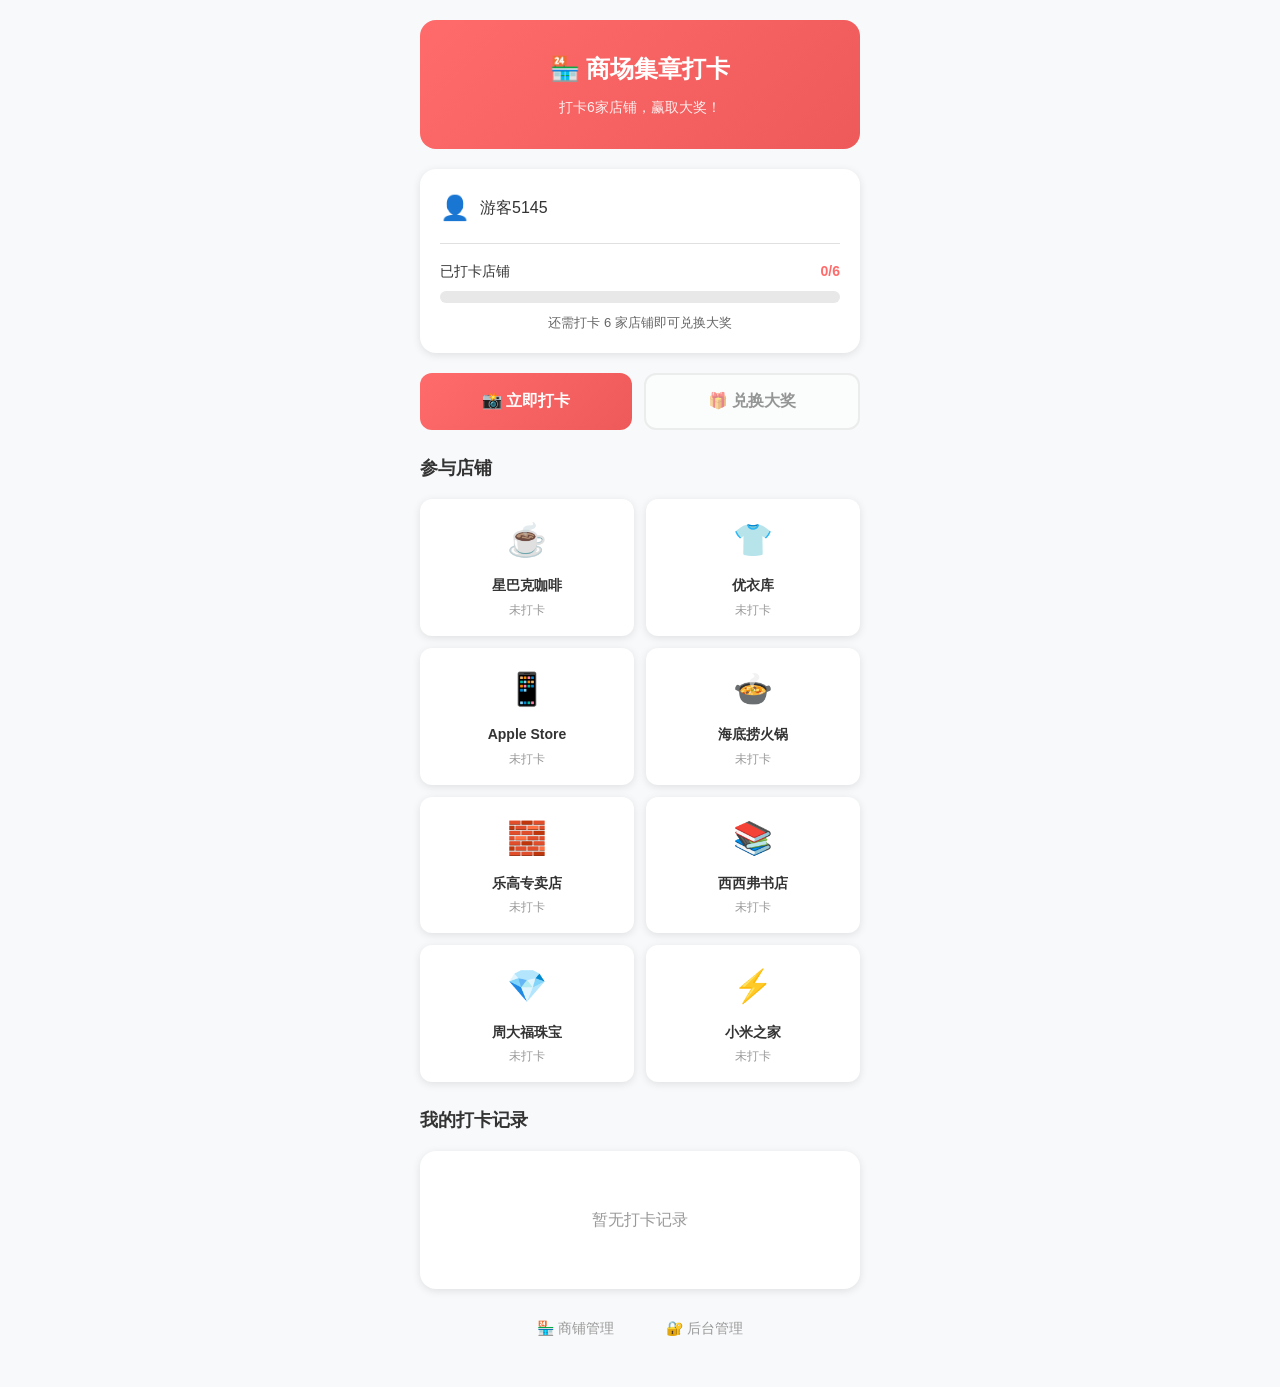
<file: index.html>
<!DOCTYPE html>
<html lang="zh-CN">
<head>
    <meta charset="UTF-8">
    <meta name="viewport" content="width=device-width, initial-scale=1.0">
    <title>商场集章打卡活动</title>
    <link rel="stylesheet" href="styles.css">
</head>
<body>
    <div class="container">
        <header class="header">
            <h1>🏪 商场集章打卡</h1>
            <p>打卡6家店铺，赢取大奖！</p>
        </header>

        <main class="main-content">
            <!-- 用户状态卡片 -->
            <div class="user-card">
                <div class="user-info">
                    <span class="user-icon">👤</span>
                    <span id="userName">游客</span>
                </div>
                <div class="progress-section">
                    <div class="progress-info">
                        <span>已打卡店铺</span>
                        <span class="progress-count"><span id="checkedCount">0</span>/6</span>
                    </div>
                    <div class="progress-bar">
                        <div class="progress-fill" id="progressFill" style="width: 0%"></div>
                    </div>
                    <p class="reward-status" id="rewardStatus">还需打卡 6 家店铺即可兑换大奖</p>
                </div>
            </div>

            <!-- 打卡按钮 -->
            <div class="action-section">
                <button class="btn-primary" id="checkInBtn" onclick="openCheckInModal()">
                    📸 立即打卡
                </button>
                <button class="btn-secondary" id="claimRewardBtn" onclick="claimReward()" disabled>
                    🎁 兑换大奖
                </button>
            </div>

            <!-- 店铺列表 -->
            <div class="shops-section">
                <h2>参与店铺</h2>
                <div class="shops-grid" id="shopsGrid">
                    <!-- 店铺卡片由JS动态生成 -->
                </div>
            </div>

            <!-- 我的打卡记录 -->
            <div class="records-section">
                <h2>我的打卡记录</h2>
                <div class="records-list" id="recordsList">
                    <p class="empty-text">暂无打卡记录</p>
                </div>
            </div>
        </main>

        <!-- 打卡弹窗 -->
        <div class="modal" id="checkInModal">
            <div class="modal-content">
                <div class="modal-header">
                    <h3>📸 店铺打卡</h3>
                    <button class="close-btn" onclick="closeCheckInModal()">&times;</button>
                </div>
                <div class="modal-body">
                    <div class="form-group">
                        <label>选择店铺</label>
                        <select id="shopSelect">
                            <option value="">请选择要打卡的店铺</option>
                        </select>
                    </div>
                    <div class="form-group">
                        <label>拍照上传</label>
                        <div class="upload-area" id="uploadArea" onclick="document.getElementById('photoInput').click()">
                            <input type="file" id="photoInput" accept="image/*" capture="environment" style="display: none;">
                            <div class="upload-placeholder" id="uploadPlaceholder">
                                <span class="upload-icon">📷</span>
                                <p>点击拍照或选择图片</p>
                                <p class="upload-hint">支持现场拍照或相册选择</p>
                            </div>
                            <img id="previewImage" class="preview-image" style="display: none;">
                        </div>
                    </div>
                    <div class="form-group">
                        <label>备注（可选）</label>
                        <textarea id="checkInNote" placeholder="写下你的打卡心得..."></textarea>
                    </div>
                </div>
                <div class="modal-footer">
                    <button class="btn-secondary" onclick="closeCheckInModal()">取消</button>
                    <button class="btn-primary" onclick="submitCheckIn()">确认打卡</button>
                </div>
            </div>
        </div>

        <!-- 兑换大奖弹窗 -->
        <div class="modal" id="rewardModal">
            <div class="modal-content">
                <div class="modal-header">
                    <h3>🎁 兑换大奖</h3>
                    <button class="close-btn" onclick="closeRewardModal()">&times;</button>
                </div>
                <div class="modal-body">
                    <div class="reward-success">
                        <div class="reward-icon">🎉</div>
                        <h4>恭喜您！</h4>
                        <p>您已成功打卡6家店铺，获得兑换大奖资格！</p>
                        <div class="reward-code">
                            <label>您的兑换码</label>
                            <div class="code-display" id="rewardCode"></div>
                            <p class="code-hint">请向工作人员出示此兑换码</p>
                        </div>
                    </div>
                </div>
                <div class="modal-footer">
                    <button class="btn-primary" onclick="closeRewardModal()">确定</button>
                </div>
            </div>
        </div>

        <!-- 管理入口 -->
        <footer class="footer">
            <a href="shop.html" class="admin-link">🏪 商铺管理</a>
            <a href="admin.html" class="admin-link">🔐 后台管理</a>
        </footer>
    </div>

    <script src="app.js"></script>
</body>
</html>
</file>
<file: styles.css>
/* 基础样式 */
* {
    margin: 0;
    padding: 0;
    box-sizing: border-box;
}

:root {
    --primary-color: #ff6b6b;
    --primary-dark: #ee5a5a;
    --secondary-color: #4ecdc4;
    --bg-color: #f8f9fa;
    --card-bg: #ffffff;
    --text-primary: #333333;
    --text-secondary: #666666;
    --text-muted: #999999;
    --border-color: #e0e0e0;
    --success-color: #52c41a;
    --warning-color: #faad14;
    --shadow: 0 2px 8px rgba(0, 0, 0, 0.1);
    --shadow-lg: 0 4px 16px rgba(0, 0, 0, 0.15);
}

body {
    font-family: -apple-system, BlinkMacSystemFont, 'Segoe UI', Roboto, 'Helvetica Neue', Arial, sans-serif;
    background-color: var(--bg-color);
    color: var(--text-primary);
    line-height: 1.6;
    min-height: 100vh;
}

.container {
    max-width: 480px;
    margin: 0 auto;
    padding: 20px;
    min-height: 100vh;
    display: flex;
    flex-direction: column;
}

/* 头部样式 */
.header {
    text-align: center;
    padding: 30px 0;
    background: linear-gradient(135deg, var(--primary-color) 0%, var(--primary-dark) 100%);
    border-radius: 16px;
    margin-bottom: 20px;
    color: white;
}

.header h1 {
    font-size: 24px;
    margin-bottom: 8px;
}

.header p {
    font-size: 14px;
    opacity: 0.9;
}

/* 用户卡片 */
.user-card {
    background: var(--card-bg);
    border-radius: 16px;
    padding: 20px;
    margin-bottom: 20px;
    box-shadow: var(--shadow);
}

.user-info {
    display: flex;
    align-items: center;
    gap: 10px;
    margin-bottom: 16px;
    padding-bottom: 16px;
    border-bottom: 1px solid var(--border-color);
}

.user-icon {
    font-size: 24px;
}

.progress-section {
    margin-top: 10px;
}

.progress-info {
    display: flex;
    justify-content: space-between;
    margin-bottom: 8px;
    font-size: 14px;
}

.progress-count {
    font-weight: bold;
    color: var(--primary-color);
}

.progress-bar {
    height: 12px;
    background: #e8e8e8;
    border-radius: 6px;
    overflow: hidden;
    margin-bottom: 10px;
}

.progress-fill {
    height: 100%;
    background: linear-gradient(90deg, var(--primary-color), var(--secondary-color));
    border-radius: 6px;
    transition: width 0.5s ease;
}

.reward-status {
    font-size: 13px;
    color: var(--text-secondary);
    text-align: center;
}

.reward-status.eligible {
    color: var(--success-color);
    font-weight: bold;
}

/* 按钮样式 */
.action-section {
    display: flex;
    gap: 12px;
    margin-bottom: 24px;
}

.btn-primary, .btn-secondary {
    flex: 1;
    padding: 16px 24px;
    border: none;
    border-radius: 12px;
    font-size: 16px;
    font-weight: 600;
    cursor: pointer;
    transition: all 0.3s ease;
}

.btn-primary {
    background: linear-gradient(135deg, var(--primary-color) 0%, var(--primary-dark) 100%);
    color: white;
}

.btn-primary:hover:not(:disabled) {
    transform: translateY(-2px);
    box-shadow: var(--shadow-lg);
}

.btn-primary:disabled {
    background: #ccc;
    cursor: not-allowed;
}

.btn-secondary {
    background: var(--card-bg);
    color: var(--text-primary);
    border: 2px solid var(--border-color);
}

.btn-secondary:hover:not(:disabled) {
    border-color: var(--primary-color);
    color: var(--primary-color);
}

.btn-secondary:disabled {
    opacity: 0.5;
    cursor: not-allowed;
}

/* 店铺列表 */
.shops-section {
    margin-bottom: 24px;
}

.shops-section h2 {
    font-size: 18px;
    margin-bottom: 16px;
    display: flex;
    align-items: center;
    gap: 8px;
}

.shops-grid {
    display: grid;
    grid-template-columns: repeat(2, 1fr);
    gap: 12px;
}

.shop-card {
    background: var(--card-bg);
    border-radius: 12px;
    padding: 16px;
    text-align: center;
    box-shadow: var(--shadow);
    transition: all 0.3s ease;
    position: relative;
    overflow: hidden;
}

.shop-card:hover {
    transform: translateY(-2px);
    box-shadow: var(--shadow-lg);
}

.shop-card.checked {
    background: linear-gradient(135deg, #e8f5e9 0%, #c8e6c9 100%);
    border: 2px solid var(--success-color);
}

.shop-card.checked::after {
    content: '✓';
    position: absolute;
    top: 8px;
    right: 8px;
    width: 24px;
    height: 24px;
    background: var(--success-color);
    color: white;
    border-radius: 50%;
    display: flex;
    align-items: center;
    justify-content: center;
    font-size: 14px;
    font-weight: bold;
}

.shop-icon {
    font-size: 32px;
    margin-bottom: 8px;
}

.shop-name {
    font-size: 14px;
    font-weight: 600;
    color: var(--text-primary);
}

.shop-status {
    font-size: 12px;
    color: var(--text-muted);
    margin-top: 4px;
}

.shop-card.checked .shop-status {
    color: var(--success-color);
    font-weight: 600;
}

/* 打卡记录 */
.records-section {
    flex: 1;
}

.records-section h2 {
    font-size: 18px;
    margin-bottom: 16px;
}

.records-list {
    background: var(--card-bg);
    border-radius: 16px;
    padding: 16px;
    box-shadow: var(--shadow);
}

.record-item {
    display: flex;
    gap: 12px;
    padding: 12px 0;
    border-bottom: 1px solid var(--border-color);
}

.record-item:last-child {
    border-bottom: none;
}

.record-image {
    width: 80px;
    height: 80px;
    border-radius: 8px;
    object-fit: cover;
    flex-shrink: 0;
}

.record-info {
    flex: 1;
}

.record-shop {
    font-weight: 600;
    margin-bottom: 4px;
}

.record-time {
    font-size: 12px;
    color: var(--text-muted);
    margin-bottom: 4px;
}

.record-note {
    font-size: 13px;
    color: var(--text-secondary);
    display: -webkit-box;
    -webkit-line-clamp: 2;
    -webkit-box-orient: vertical;
    overflow: hidden;
}

.empty-text {
    text-align: center;
    color: var(--text-muted);
    padding: 40px 0;
}

/* 弹窗样式 */
.modal {
    display: none;
    position: fixed;
    top: 0;
    left: 0;
    width: 100%;
    height: 100%;
    background: rgba(0, 0, 0, 0.5);
    z-index: 1000;
    align-items: center;
    justify-content: center;
    padding: 20px;
}

.modal.active {
    display: flex;
}

.modal-content {
    background: var(--card-bg);
    border-radius: 20px;
    width: 100%;
    max-width: 400px;
    max-height: 90vh;
    overflow: hidden;
    animation: slideUp 0.3s ease;
}

@keyframes slideUp {
    from {
        opacity: 0;
        transform: translateY(50px);
    }
    to {
        opacity: 1;
        transform: translateY(0);
    }
}

.modal-header {
    display: flex;
    justify-content: space-between;
    align-items: center;
    padding: 20px;
    border-bottom: 1px solid var(--border-color);
}

.modal-header h3 {
    font-size: 18px;
}

.close-btn {
    background: none;
    border: none;
    font-size: 24px;
    cursor: pointer;
    color: var(--text-muted);
    padding: 0;
    width: 32px;
    height: 32px;
    display: flex;
    align-items: center;
    justify-content: center;
    border-radius: 50%;
    transition: all 0.2s;
}

.close-btn:hover {
    background: var(--bg-color);
    color: var(--text-primary);
}

.modal-body {
    padding: 20px;
    overflow-y: auto;
    max-height: 60vh;
}

.modal-footer {
    padding: 16px 20px;
    border-top: 1px solid var(--border-color);
    display: flex;
    gap: 12px;
    justify-content: flex-end;
}

.modal-footer .btn-primary,
.modal-footer .btn-secondary {
    flex: none;
    padding: 12px 24px;
}

/* 表单样式 */
.form-group {
    margin-bottom: 20px;
}

.form-group label {
    display: block;
    font-size: 14px;
    font-weight: 600;
    margin-bottom: 8px;
    color: var(--text-primary);
}

.form-group select,
.form-group textarea {
    width: 100%;
    padding: 12px;
    border: 2px solid var(--border-color);
    border-radius: 12px;
    font-size: 14px;
    transition: border-color 0.3s;
    font-family: inherit;
}

.form-group select:focus,
.form-group textarea:focus {
    outline: none;
    border-color: var(--primary-color);
}

.form-group textarea {
    min-height: 80px;
    resize: vertical;
}

/* 上传区域 */
.upload-area {
    border: 2px dashed var(--border-color);
    border-radius: 12px;
    padding: 30px;
    text-align: center;
    cursor: pointer;
    transition: all 0.3s;
    position: relative;
    overflow: hidden;
}

.upload-area:hover {
    border-color: var(--primary-color);
    background: #fff5f5;
}

.upload-icon {
    font-size: 48px;
    display: block;
    margin-bottom: 12px;
}

.upload-placeholder p {
    color: var(--text-secondary);
    margin-bottom: 4px;
}

.upload-hint {
    font-size: 12px;
    color: var(--text-muted);
}

.preview-image {
    width: 100%;
    max-height: 200px;
    object-fit: contain;
    border-radius: 8px;
}

/* 兑换成功样式 */
.reward-success {
    text-align: center;
    padding: 20px 0;
}

.reward-icon {
    font-size: 64px;
    margin-bottom: 16px;
}

.reward-success h4 {
    font-size: 20px;
    margin-bottom: 8px;
    color: var(--success-color);
}

.reward-success > p {
    color: var(--text-secondary);
    margin-bottom: 24px;
}

.reward-code {
    background: var(--bg-color);
    border-radius: 12px;
    padding: 20px;
}

.reward-code label {
    display: block;
    font-size: 14px;
    color: var(--text-secondary);
    margin-bottom: 8px;
}

.code-display {
    font-size: 28px;
    font-weight: bold;
    letter-spacing: 4px;
    color: var(--primary-color);
    font-family: 'Courier New', monospace;
    background: white;
    padding: 16px;
    border-radius: 8px;
    border: 2px dashed var(--primary-color);
}

.code-hint {
    font-size: 12px;
    color: var(--text-muted);
    margin-top: 12px;
}

/* 底部 */
.footer {
    text-align: center;
    padding: 20px 0;
    display: flex;
    justify-content: center;
    gap: 20px;
    flex-wrap: wrap;
}

.admin-link {
    color: var(--text-muted);
    text-decoration: none;
    font-size: 14px;
    display: inline-flex;
    align-items: center;
    gap: 6px;
    padding: 8px 16px;
    border-radius: 20px;
    transition: all 0.3s;
}

.admin-link:hover {
    background: var(--bg-color);
    color: var(--text-primary);
}

/* 后台管理样式 */
.admin-header {
    display: flex;
    justify-content: space-between;
    align-items: center;
    margin-bottom: 24px;
}

.admin-header h1 {
    font-size: 20px;
}

.back-link {
    color: var(--text-secondary);
    text-decoration: none;
    font-size: 14px;
}

.stats-cards {
    display: grid;
    grid-template-columns: repeat(2, 1fr);
    gap: 12px;
    margin-bottom: 24px;
}

.stat-card {
    background: var(--card-bg);
    border-radius: 12px;
    padding: 16px;
    text-align: center;
    box-shadow: var(--shadow);
}

.stat-value {
    font-size: 32px;
    font-weight: bold;
    color: var(--primary-color);
}

.stat-label {
    font-size: 13px;
    color: var(--text-secondary);
    margin-top: 4px;
}

.admin-section {
    background: var(--card-bg);
    border-radius: 16px;
    padding: 20px;
    margin-bottom: 20px;
    box-shadow: var(--shadow);
}

.admin-section h2 {
    font-size: 16px;
    margin-bottom: 16px;
    display: flex;
    align-items: center;
    gap: 8px;
}

/* 数据表格 */
.data-table {
    width: 100%;
    border-collapse: collapse;
    font-size: 14px;
}

.data-table th,
.data-table td {
    padding: 12px;
    text-align: left;
    border-bottom: 1px solid var(--border-color);
}

.data-table th {
    font-weight: 600;
    color: var(--text-secondary);
    background: var(--bg-color);
}

.data-table tr:hover {
    background: var(--bg-color);
}

.user-cell {
    display: flex;
    align-items: center;
    gap: 8px;
}

.user-avatar {
    width: 32px;
    height: 32px;
    border-radius: 50%;
    background: linear-gradient(135deg, var(--primary-color), var(--secondary-color));
    display: flex;
    align-items: center;
    justify-content: center;
    color: white;
    font-size: 14px;
}

.badge {
    display: inline-block;
    padding: 4px 8px;
    border-radius: 4px;
    font-size: 12px;
    font-weight: 600;
}

.badge-success {
    background: #e8f5e9;
    color: var(--success-color);
}

.badge-pending {
    background: #fff3e0;
    color: var(--warning-color);
}

/* 店铺管理 */
.shop-list {
    display: flex;
    flex-direction: column;
    gap: 12px;
}

.shop-item {
    display: flex;
    align-items: center;
    gap: 12px;
    padding: 12px;
    background: var(--bg-color);
    border-radius: 12px;
}

.shop-item-icon {
    font-size: 24px;
}

.shop-item-info {
    flex: 1;
}

.shop-item-name {
    font-weight: 600;
}

.shop-item-count {
    font-size: 12px;
    color: var(--text-muted);
}

.shop-item-actions {
    display: flex;
    gap: 8px;
}

.btn-icon {
    width: 32px;
    height: 32px;
    border: none;
    background: white;
    border-radius: 8px;
    cursor: pointer;
    display: flex;
    align-items: center;
    justify-content: center;
    transition: all 0.2s;
}

.btn-icon:hover {
    background: var(--primary-color);
    color: white;
}

/* 添加店铺表单 */
.add-shop-form {
    display: flex;
    gap: 12px;
    margin-top: 16px;
}

.add-shop-form input {
    flex: 1;
    padding: 12px;
    border: 2px solid var(--border-color);
    border-radius: 12px;
    font-size: 14px;
}

.add-shop-form input:focus {
    outline: none;
    border-color: var(--primary-color);
}

/* 响应式 */
@media (max-width: 480px) {
    .container {
        padding: 12px;
    }

    .header {
        padding: 20px 0;
    }

    .shops-grid {
        grid-template-columns: repeat(2, 1fr);
        gap: 8px;
    }

    .shop-card {
        padding: 12px;
    }

    .stats-cards {
        grid-template-columns: repeat(2, 1fr);
    }
}

/* 图片预览模态框 */
.image-modal .modal-content {
    max-width: 90vw;
    background: transparent;
}

.image-modal .modal-body {
    padding: 0;
}

.image-modal img {
    width: 100%;
    border-radius: 12px;
}

/* 筛选标签 */
.filter-tabs {
    display: flex;
    gap: 8px;
    margin-bottom: 16px;
    overflow-x: auto;
    padding-bottom: 4px;
}

.filter-tab {
    padding: 8px 16px;
    border: none;
    background: var(--bg-color);
    border-radius: 20px;
    font-size: 13px;
    cursor: pointer;
    white-space: nowrap;
    transition: all 0.2s;
}

.filter-tab.active {
    background: var(--primary-color);
    color: white;
}

/* 登录页面 */
.login-container {
    display: flex;
    flex-direction: column;
    align-items: center;
    justify-content: center;
    min-height: 100vh;
    padding: 20px;
}

.login-box {
    background: var(--card-bg);
    border-radius: 20px;
    padding: 40px;
    width: 100%;
    max-width: 360px;
    box-shadow: var(--shadow-lg);
    text-align: center;
}

.login-box h1 {
    margin-bottom: 8px;
}

.login-box p {
    color: var(--text-secondary);
    margin-bottom: 32px;
}

.login-form .form-group {
    text-align: left;
}

.login-form input {
    width: 100%;
    padding: 14px;
    border: 2px solid var(--border-color);
    border-radius: 12px;
    font-size: 15px;
}

.login-form input:focus {
    outline: none;
    border-color: var(--primary-color);
}

.login-form button {
    width: 100%;
    padding: 16px;
    margin-top: 8px;
}
</file>
